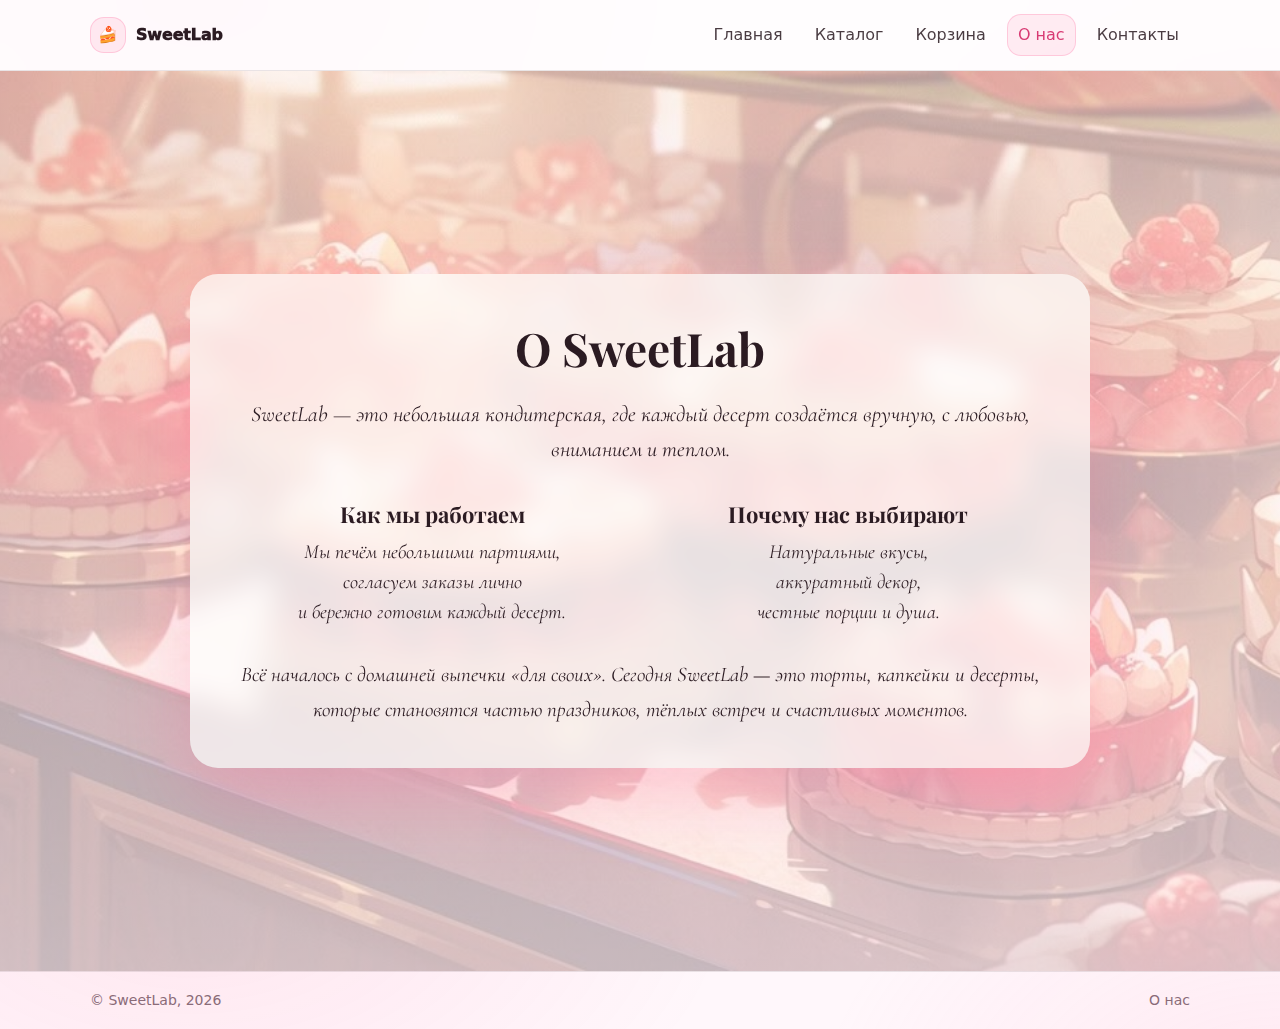
<file: projectWeb/pages/about.html>
<!DOCTYPE html>
<html lang="ru">
<head>
  <meta charset="UTF-8" />
  <meta name="viewport" content="width=device-width, initial-scale=1.0" />
  <title>О нас — SweetLab</title>

  <link rel="stylesheet" href="../css/reset.css" />
  <link rel="stylesheet" href="../css/base.css" />
  <link rel="stylesheet" href="../css/layout.css" />
  <link rel="stylesheet" href="../css/components.css" />
  <link href="https://fonts.googleapis.com/css2?family=Playfair+Display:ital@0;1&family=Cormorant:ital,wght@0,400;0,600;1,500&display=swap" rel="stylesheet">

</head>
<body>
  <header class="header">
    <div class="container header__inner">
      <a class="logo" href="../index.html"><span class="logo__mark">🍰</span> SweetLab</a>

      <nav class="nav" aria-label="Основная навигация">
        <a class="nav__link" href="../index.html">Главная</a>
        <a class="nav__link" href="catalog.html">Каталог</a>
        <a class="nav__link" href="cart.html">Корзина</a>
        <a class="nav__link is-active" href="about.html">О нас</a>
        <a class="nav__link" href="contacts.html">Контакты</a>
      </nav>
    </div>
  </header>

  <main class="about-bg">

    <section class="about-glass">
      <h1 class="about-title">О SweetLab</h1>
  
      <p class="about-text">
        SweetLab — это небольшая кондитерская,
        где каждый десерт создаётся вручную,
        с любовью, вниманием и теплом.
      </p>
  
      <div class="about-columns">
        <div>
          <h3>Как мы работаем</h3>
          <p>
            Мы печём небольшими партиями,<br>
            согласуем заказы лично<br>
            и бережно готовим каждый десерт.
          </p>
        </div>
  
        <div>
          <h3>Почему нас выбирают</h3>
          <p>
            Натуральные вкусы,<br>
            аккуратный декор,<br>
            честные порции и душа.
          </p>
        </div>
      </div>
  
      <p class="about-story">
        Всё началось с домашней выпечки «для своих».
        Сегодня SweetLab — это торты, капкейки и десерты,
        которые становятся частью праздников,
        тёплых встреч и счастливых моментов.
      </p>
    </section>
  
  </main>
  

  <footer class="footer">
    <div class="container footer__inner">
      <p class="muted">© SweetLab, 2026</p>
      <p class="muted">О нас</p>
    </div>
  </footer>
</body>
</html>
</file>
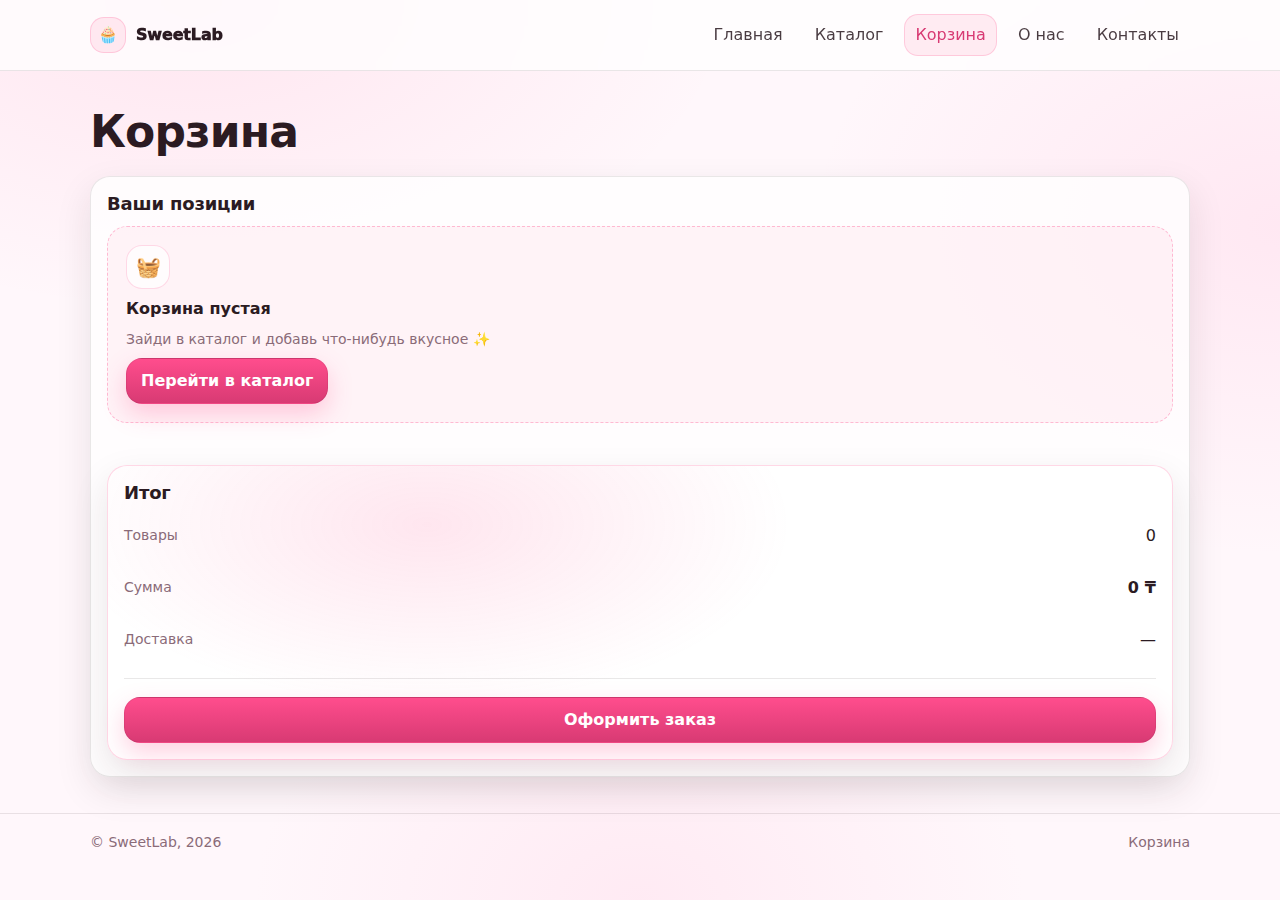
<file: projectWeb/pages/cart.html>
<!DOCTYPE html>
<html lang="ru">
<head>
  <meta charset="UTF-8" />
  <meta name="viewport" content="width=device-width, initial-scale=1.0" />
  <title>Корзина — SweetLab</title>

  <link rel="stylesheet" href="../css/reset.css" />
  <link rel="stylesheet" href="../css/base.css" />
  <link rel="stylesheet" href="../css/layout.css" />
  <link rel="stylesheet" href="../css/components.css" />
</head>
<body>
  <header class="header">
    <div class="container header__inner">
      <a class="logo" href="../index.html"><span class="logo__mark">🧁</span> SweetLab</a>

      <nav class="nav" aria-label="Основная навигация">
        <a class="nav__link" href="../index.html">Главная</a>
        <a class="nav__link" href="catalog.html">Каталог</a>
        <a class="nav__link is-active" href="cart.html">Корзина</a>
        <a class="nav__link" href="about.html">О нас</a>
        <a class="nav__link" href="contacts.html">Контакты</a>
      </nav>
    </div>
  </header>

  <main class="section">
    <div class="container">
      <div class="section__head">
        <h1 class="h1">Корзина</h1>
      </div>

      <section class="cart">
        <div class="panel cart__items">
          <h2 class="h2 h2--sm">Ваши позиции</h2>
          
          <div class="emptyState" id="empty-state">
            <div class="emptyState__icon">🧺</div>
            <p class="emptyState__title">Корзина пустая</p>
            <p class="muted">Зайди в каталог и добавь что-нибудь вкусное ✨</p>
            <a class="btn btn--primary" href="catalog.html">Перейти в каталог</a>
          </div>

          <div class="cart__items cartList" id="cart-items"></div>

        <aside class="panel panel--accent cart__summary">
          <h2 class="h2 h2--sm">Итог</h2>

          <div class="summaryRow">
            <span class="muted">Товары</span>
            <span id="total-count">0</span>
          </div>          

          <div class="summaryRow">
            <span class="muted">Сумма</span>
            <span class="price" id="total-price">0 ₸</span>
          </div>

          <div class="summaryRow">
            <span class="muted">Доставка</span>
            <span>—</span>
          </div>

          <div class="divider"></div>

          <button class="btn btn--primary" type="button" id="checkout-btn">
            Оформить заказ
          </button>          

        </aside>
      </section>
    </div>
  </main>

  <footer class="footer">
    <div class="container footer__inner">
      <p class="muted">© SweetLab, 2026</p>
      <p class="muted">Корзина</p>
    </div>
  </footer>
  <script src="../js/cart.js"></script>
</body>
</html>
</file>
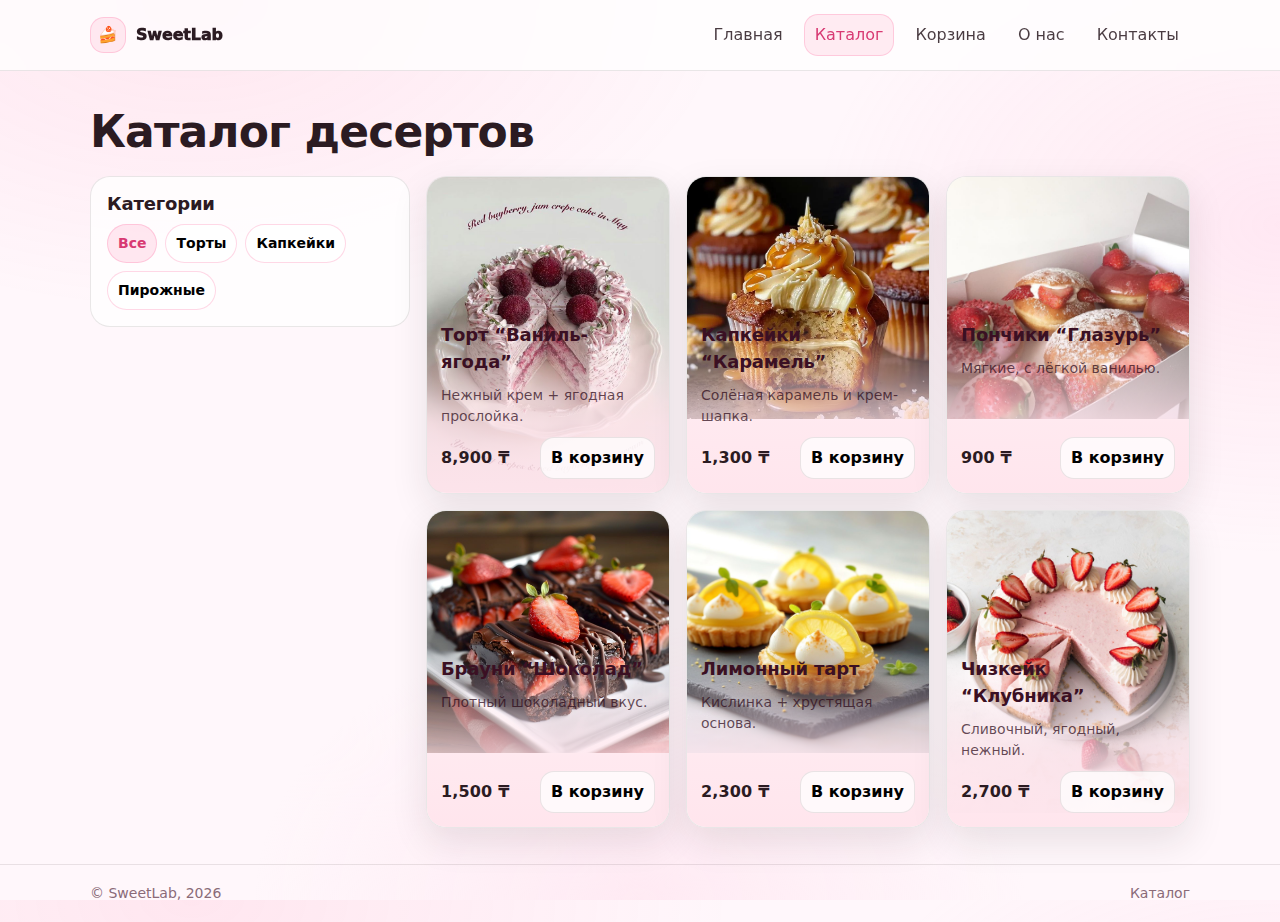
<file: projectWeb/pages/catalog.html>
<!DOCTYPE html>
<html lang="ru">
<head>
  <meta charset="UTF-8" />
  <meta name="viewport" content="width=device-width, initial-scale=1.0" />
  <title>Каталог — SweetLab</title>

  <link rel="stylesheet" href="../css/reset.css" />
  <link rel="stylesheet" href="../css/base.css" />
  <link rel="stylesheet" href="../css/layout.css" />
  <link rel="stylesheet" href="../css/components.css" />
</head>
<body>
  <header class="header">
    <div class="container header__inner">
      <a class="logo" href="../index.html"><span class="logo__mark">🍰</span> SweetLab</a>

      <nav class="nav" aria-label="Основная навигация">
        <a class="nav__link" href="../index.html">Главная</a>
        <a class="nav__link is-active" href="catalog.html">Каталог</a>
        <a class="nav__link" href="cart.html">Корзина</a>
        <a class="nav__link" href="about.html">О нас</a>
        <a class="nav__link" href="contacts.html">Контакты</a>
      </nav>
    </div>
  </header>

  <main class="section">
    <div class="container">
      <div class="section__head">
        <h1 class="h1">Каталог десертов</h1>
      </div>

      <section class="catalog">
        <aside class="filters" aria-label="Фильтры (пока визуально)">
          <h2 class="h2 h2--sm">Категории</h2>
          <div class="filters__group">
            <button class="pill is-active" type="button">Все</button>
            <button class="pill" type="button">Торты</button>
            <button class="pill" type="button">Капкейки</button>
            <button class="pill" type="button">Пирожные</button>
          </div>
        </aside>

        <section class="grid grid--cards" id="catalog-grid">

      </section>
    </div>
  </main>

  <footer class="footer">
    <div class="container footer__inner">
      <p class="muted">© SweetLab, 2026</p>
      <p class="muted">Каталог</p>
    </div>
  </footer>
  <script src ="../js/catalog.js"></script>
</body>
</html>
</file>
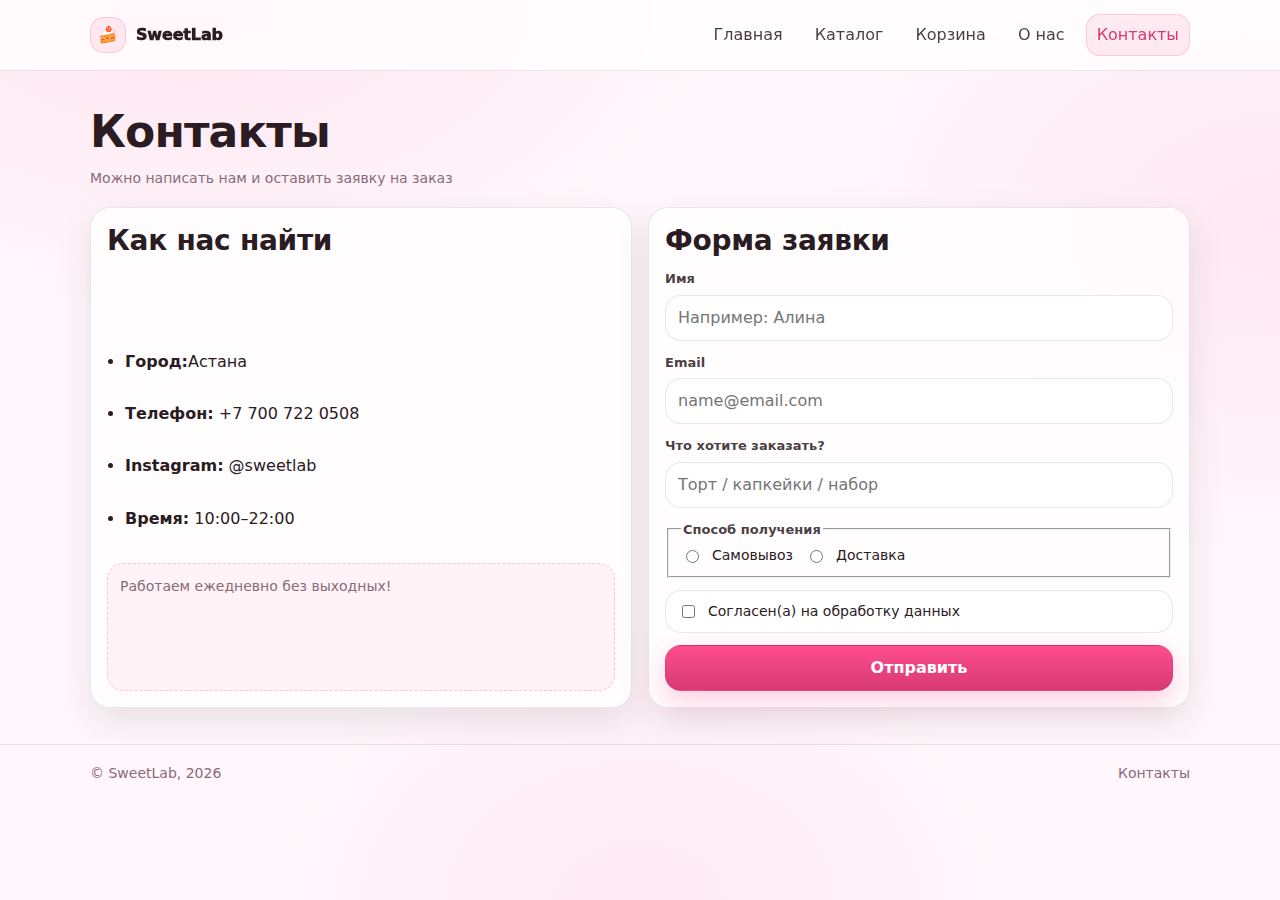
<file: projectWeb/pages/contacts.html>
<!DOCTYPE html>
<html lang="ru">
<head>
  <meta charset="UTF-8" />
  <meta name="viewport" content="width=device-width, initial-scale=1.0" />
  <title>Контакты — SweetLab</title>

  <link rel="stylesheet" href="../css/reset.css" />
  <link rel="stylesheet" href="../css/base.css" />
  <link rel="stylesheet" href="../css/layout.css" />
  <link rel="stylesheet" href="../css/components.css" />
</head>
<body>
  <header class="header">
    <div class="container header__inner">
      <a class="logo" href="../index.html"><span class="logo__mark">🍰</span> SweetLab</a>

      <nav class="nav" aria-label="Основная навигация">
        <a class="nav__link" href="../index.html">Главная</a>
        <a class="nav__link" href="catalog.html">Каталог</a>
        <a class="nav__link" href="cart.html">Корзина</a>
        <a class="nav__link" href="about.html">О нас</a>
        <a class="nav__link is-active" href="contacts.html">Контакты</a>
      </nav>
    </div>
  </header>

  <main class="section">
    <div class="container">
      <div class="section__head">
        <h1 class="h1">Контакты</h1>
        <p class="muted">Можно написать нам и оставить заявку на заказ</p>
      </div>

      <section class="grid grid--two">
        <article class="panel">
          <h2 class="h2">Как нас найти</h2>
          <ul class="list">
            <li><b>Город:</b>Астана</li>
            <li><b>Телефон:</b> +7 700 722 0508</li>
            <li><b>Instagram:</b> @sweetlab</li>
            <li><b>Время:</b> 10:00–22:00</li>
          </ul>
          <div class="note">
            <p class="muted">Работаем ежедневно без выходных!</p>
          </div>
        </article>

        <article class="panel">
          <h2 class="h2">Форма заявки</h2>

          <form class="form" action="#" method="post">
            <label class="field">
              <span class="field__label">Имя</span>
              <input class="input" type="text" name="name" placeholder="Например: Алина" />
            </label>

            <label class="field">
              <span class="field__label">Email</span>
              <input class="input" type="email" name="email" placeholder="name@email.com" />
            </label>

            <label class="field">
              <span class="field__label">Что хотите заказать?</span>
              <input class="input" type="text" name="product" placeholder="Торт / капкейки / набор" />
            </label>

            <fieldset class="field">
              <legend class="field__label">Способ получения</legend>
              <div class="radios">
                <label class="check">
                  <input type="radio" name="delivery" value="pickup" />
                  <span>Самовывоз</span>
                </label>
                <label class="check">
                  <input type="radio" name="delivery" value="delivery" />
                  <span>Доставка</span>
                </label>
              </div>
            </fieldset>

            <label class="check check--wide">
              <input type="checkbox" name="agree" />
              <span>Согласен(а) на обработку данных</span>
            </label>

            <button class="btn btn--primary" type="submit">Отправить</button>
          </form>
        </article>
      </section>
    </div>
  </main>

  <footer class="footer">
    <div class="container footer__inner">
      <p class="muted">© SweetLab, 2026</p>
      <p class="muted">Контакты</p>
    </div>
  </footer>
</body>
</html>
</file>
<file: projectWeb/css/base.css>
/* base.css */
:root{
    --bg: #fff7fb;          /* нежно-розовый фон */
    --surface: #ffffff;     /* карточки */
    --text: #2b1b22;        /* тёплый темный текст */
    --muted: #8a6b78;
  
    --accent: #ff4d8d;      /* яркий акцент (кнопки/ссылки) */
    --accent-2: #d83a73;    /* темнее */
  
    --pink-soft: rgba(255, 77, 141, 0.10);
    --pink-soft-2: rgba(255, 77, 141, 0.06);
  
    --border: rgba(43,27,34,0.10);
    --shadow: 0 14px 36px rgba(43,27,34,0.10);
  
    --radius: 20px;
    --radius-sm: 14px;
  
    --container: 1100px;
  }
  
  body{
    font-family: system-ui, -apple-system, Segoe UI, Roboto, Arial, sans-serif;
    background:
      radial-gradient(900px 520px at 15% 0%, rgba(255, 77, 141, 0.10) 0%, transparent 60%),
      radial-gradient(850px 600px at 100% 25%, rgba(255, 153, 197, 0.16) 0%, transparent 55%),
      radial-gradient(700px 500px at 50% 100%, rgba(255, 232, 242, 0.85) 0%, transparent 55%),
      var(--bg);
    color: var(--text);
    line-height: 1.5;
  }
  
  .container{
    width: min(var(--container), calc(100% - 32px));
    margin-inline: auto;
  }
  
  .h1{ font-size: clamp(28px, 4vw, 44px); line-height: 1.15; letter-spacing: -0.02em; }
  .h2{ font-size: clamp(20px, 2.6vw, 28px); line-height: 1.2; letter-spacing: -0.01em; }
  .h2--sm{ font-size: 18px; }
  
  .text{ font-size: 16px; color: rgba(43,27,34,0.92); }
  .muted{ color: var(--muted); font-size: 14px; }
  
  .link{
    color: var(--accent);
    font-weight: 700;
  }
  
  .price{
    font-weight: 900;
    letter-spacing: 0.01em;
  }
</file>
<file: projectWeb/css/layout.css>
.header{
    position: sticky;
    top: 0;
    z-index: 50;
    background: rgba(255,255,255,0.75);
    backdrop-filter: blur(12px);
    border-bottom: 1px solid var(--border);
  }
  
  .header__inner{
    display: flex;
    align-items: center;
    justify-content: space-between;
    gap: 16px;
    padding: 14px 0;
  }
  
  .nav{
    display: flex;
    gap: 10px;
    flex-wrap: wrap;
    justify-content: flex-end;
  }
  
  .section{
    padding: 36px 0;
  }
  
  .section--soft{
    background: rgba(255,255,255,0.70);
    border-top: 1px solid var(--border);
    border-bottom: 1px solid var(--border);
  }
  
  .section--tight{
    padding-top: 18px;
  }
  
  .section__head{
    display: grid;
    gap: 10px;
    margin-bottom: 18px;
  }
  
  .grid{
    display: grid;
    gap: 16px;
  }
  
  .grid--cards{
    grid-template-columns: repeat(1, minmax(0, 1fr));
  }
  
  .grid--two{
    grid-template-columns: 1fr;
  }
  
  .footer{
    border-top: 1px solid var(--border);
    padding: 18px 0;
  }
  
  .footer__inner{
    display: flex;
    align-items: center;
    justify-content: space-between;
    gap: 12px;
    flex-wrap: wrap;
  }
  
  .catalog{
    display: grid;
    gap: 16px;
  }
  
  .filters{
    background: rgba(255,255,255,0.78);
    border: 1px solid var(--border);
    border-radius: var(--radius);
    padding: 16px;
  }
  .cart {
    width: 100%;
  }

  .cart > .panel {
    width: 100%;
  }

  .container {
    max-width: 1400px;
  }

  @media (min-width: 720px){
    .grid--cards{ grid-template-columns: repeat(2, minmax(0, 1fr)); }
    .grid--two{ grid-template-columns: 1fr 1fr; }
    .catalog{ grid-template-columns: 320px 1fr; align-items: start; }
  }
  
  @media (min-width: 1024px){
    .grid--cards{ grid-template-columns: repeat(3, minmax(0, 1fr)); }
  }
</file>
<file: projectWeb/css/components.css>
.logo{
    display: inline-flex;
    align-items: center;
    gap: 10px;
    font-weight: 950;
    letter-spacing: -0.01em;
  }
  
  .logo__mark{
    width: 36px;
    height: 36px;
    display: grid;
    place-items: center;
    border-radius: 14px;
    background: var(--pink-soft);
    border: 1px solid rgba(255, 77, 141, 0.22);
  }
  
  .nav__link{
    padding: 8px 10px;
    border-radius: 14px;
    border: 1px solid transparent;
    color: rgba(43,27,34,0.86);
  }
  
  .nav__link:hover{
    border-color: rgba(255, 77, 141, 0.22);
    background: var(--pink-soft-2);
  }
  
  .nav__link.is-active{
    color: var(--accent-2);
    background: var(--pink-soft);
    border-color: rgba(255, 77, 141, 0.22);
  }
  

  .hero{ padding: 40px 0 26px; }
  
  .hero__grid{
    display: grid;
    gap: 18px;
  }
  
  .hero__content{
    display: grid;
    gap: 14px;
  }
  
  .hero__actions{
    display: flex;
    gap: 10px;
    flex-wrap: wrap;
  }
  
  .hero__card{
    border-radius: var(--radius);
    border: 1px solid var(--border);
    background:
      radial-gradient(420px 220px at 30% 30%, rgba(255, 77, 141, 0.14), transparent 70%),
      rgba(255,255,255,0.78);
    box-shadow: var(--shadow);
  }
  
  .hero__cardInner{
    padding: 18px;
    display: grid;
    gap: 10px;
  }
  
  .hero__title{ font-weight: 900; }
  .hero__note{ color: var(--muted); font-size: 14px; }
  
  .badges{
    display: flex;
    gap: 8px;
    flex-wrap: wrap;
  }
  
  .badge{
    padding: 6px 10px;
    border-radius: 999px;
    border: 1px solid rgba(255, 77, 141, 0.22);
    background: rgba(255,255,255,0.72);
    font-size: 13px;
  }
  

  .card{
    overflow: hidden;
    border-radius: var(--radius);
    border: 1px solid var(--border);
    background: rgba(255,255,255,0.85);
    box-shadow: var(--shadow);
    position: relative;
    overflow: hidden;
  }
  
  .card__media{
    height: 130px;
    display: grid;
    place-items: center;
    background:
      radial-gradient(340px 180px at 35% 35%, rgba(255, 77, 141, 0.16), transparent 70%),
      rgba(255, 77, 141, 0.06);
    border-bottom: 1px solid var(--border);
  }
  
  .card__emoji{ font-size: 42px; }
  
  .card__body{
    padding: 14px;
    display: grid;
    gap: 10px;
  }
  
  .card__title{
    font-size: 18px;
    font-weight: 900;
    letter-spacing: -0.01em;
    color: rgb(59, 16, 35);
    z-index: 3;
  }
  
  .card__text{
    color: rgba(43, 9, 24, 0.72);
    font-size: 14px;
    z-index: 3;
  }
  
  .card__meta{
    display: flex;
    align-items: center;
    justify-content: space-between;
    gap: 10px;
    z-index: 3;
  }

  .card::after {
    content: "";
    position: absolute;
    left: 0;
    bottom: 0;
    width: 100%;
    height: 55%;

    background: linear-gradient(
        to top,
        rgba(255, 228, 236, 0.95) 0%,
        rgba(255, 228, 236, 0.8) 40%,
        rgba(255, 228, 236, 0.4) 70%,
        rgba(255, 228, 236, 0) 100%
    );

    pointer-events: none;
}
  .card__content {
    position: relative;
    z-index: 2;
  }
  

  .btn{
    display: inline-flex;
    align-items: center;
    justify-content: center;
    gap: 8px;
    padding: 10px 14px;
    border-radius: 16px;
    border: 1px solid var(--border);
    background: rgba(255,255,255,0.75);
    cursor: pointer;
    font-weight: 850;
    transition: transform 0.12s ease, box-shadow 0.12s ease, background 0.12s ease;
  }
  
  .btn--primary{
    background: linear-gradient(180deg, rgba(255, 77, 141, 1), rgba(216, 58, 115, 1));
    border-color: rgba(0,0,0,0.06);
    color: #fff;
    box-shadow: 0 10px 24px rgba(255, 77, 141, 0.26);
  }
  
  .btn--ghost{
    border-color: rgba(255, 77, 141, 0.28);
    background: rgba(255, 77, 141, 0.10);
    color: var(--accent-2);
  }
  
  .btn--small{
    padding: 8px 10px;
    border-radius: 14px;
  }
  
  .btn:hover{
    transform: translateY(-1px);
    box-shadow: 0 10px 22px rgba(43,27,34,0.10);
  }
  
  .btn:active{ transform: translateY(0px); }
  

  .panel{
    border-radius: var(--radius);
    border: 1px solid var(--border);
    background: rgba(255,255,255,0.78);
    box-shadow: var(--shadow);
    padding: 16px;
    display: grid;
    gap: 12px;
  }
  
  .panel--accent{
    background:
      radial-gradient(520px 260px at 30% 20%, rgba(255, 77, 141, 0.14), transparent 70%),
      rgba(255,255,255,0.78);
    border-color: rgba(255, 77, 141, 0.22);
  }
  
  .list{
    display: grid;
    gap: 8px;
    padding-left: 18px;
    list-style: disc;
  }
  
  .chips{ display: flex; gap: 8px; flex-wrap: wrap; }
  
  .chip{
    padding: 6px 10px;
    border-radius: 999px;
    border: 1px solid rgba(255, 77, 141, 0.18);
    background: rgba(255,255,255,0.75);
    font-size: 13px;
  }
  
  .note{
    border-radius: 16px;
    border: 1px dashed rgba(255, 77, 141, 0.30);
    background: rgba(255, 77, 141, 0.06);
    padding: 12px;
  }
  

  .filters__group{
    display: flex;
    gap: 8px;
    flex-wrap: wrap;
    margin-top: 10px;
  }
  
  .pill{
    padding: 8px 10px;
    border-radius: 999px;
    border: 1px solid rgba(255, 77, 141, 0.22);
    background: rgba(255,255,255,0.78);
    cursor: pointer;
    font-weight: 850;
    font-size: 14px;
  }
  
  .pill.is-active{
    background: rgba(255, 77, 141, 0.12);
    color: var(--accent-2);
  }
  

  .form{ display: grid; gap: 12px; }
  
  .field{ display: grid; gap: 6px; }
  
  .field__label{
    font-weight: 900;
    font-size: 13px;
    color: rgba(43,27,34,0.86);
  }
  
  .input{
    border-radius: 16px;
    border: 1px solid var(--border);
    background: rgba(255,255,255,0.92);
    padding: 10px 12px;
    outline: none;
  }
  
  .input:focus{
    border-color: rgba(255, 77, 141, 0.45);
    box-shadow: 0 0 0 4px rgba(255, 77, 141, 0.14);
  }
  
  .check{
    display: inline-flex;
    align-items: center;
    gap: 10px;
    font-size: 14px;
  }
  
  .check--wide{
    padding: 10px 12px;
    border-radius: 16px;
    border: 1px solid var(--border);
    background: rgba(255,255,255,0.78);
  }
  
  .radios{ display: flex; gap: 12px; flex-wrap: wrap; }
  
 
  .cta{
    display: flex;
    align-items: center;
    justify-content: space-between;
    gap: 12px;
    flex-wrap: wrap;
    padding: 16px;
  }
  

  @media (min-width: 900px){
    .hero__grid{
      grid-template-columns: 1.2fr 0.8fr;
      align-items: center;
    }
  }

.cart{
    display: grid;
    gap: 16px;
  }
  
  .cart__items{ display: grid; gap: 12px; }
  .cart__summary{ display: grid; gap: 12px; }
  
  .summaryRow{
    display: flex;
    align-items: center;
    justify-content: space-between;
    gap: 10px;
    padding: 8px 0;
  }
  
  .divider{
    height: 1px;
    background: var(--border);
    margin: 6px 0;
  }
  
  .emptyState{
    border-radius: var(--radius);
    border: 1px dashed rgba(255, 77, 141, 0.35);
    background: rgba(255, 77, 141, 0.06);
    padding: 18px;
    display: grid;
    gap: 8px;
    justify-items: start;
  }
  
  .emptyState__icon{
    width: 44px;
    height: 44px;
    border-radius: 16px;
    display: grid;
    place-items: center;
    background: rgba(255,255,255,0.7);
    border: 1px solid rgba(255, 77, 141, 0.20);
    font-size: 20px;
  }
  
  .emptyState__title{
    font-weight: 900;
    font-size: 16px;
  }
  

  .cartList{ display: grid; gap: 10px; margin-top: 6px; }
  .cartItem{
    display: flex;
    align-items: center;
    justify-content: space-between;
    gap: 12px;
    padding: 12px;
    border-radius: var(--radius-sm);
    border: 1px solid var(--border);
    background: rgba(255,255,255,0.78);
  }
  
  .cartItem__left{
    display: flex;
    align-items: center;
    gap: 10px;
    min-width: 0;
  }
  
  .cartItem__thumb{
    width: 42px;
    height: 42px;
    border-radius: 16px;
    display: grid;
    place-items: center;
    background: rgba(255, 77, 141, 0.10);
    border: 1px solid rgba(255, 77, 141, 0.18);
    font-size: 20px;
  }
  
  .cartItem__info{ min-width: 0; }
  .cartItem__name{
    font-weight: 900;
    white-space: nowrap;
    overflow: hidden;
    text-overflow: ellipsis;
  }
  
  .cartItem__right{
    display: flex;
    align-items: center;
    gap: 10px;
  }
  
  .qty{
    display: inline-flex;
    align-items: center;
    gap: 8px;
    padding: 6px 8px;
    border-radius: 999px;
    border: 1px solid var(--border);
    background: rgba(255,255,255,0.75);
  }
  
  .qty__btn{
    width: 28px;
    height: 28px;
    border-radius: 999px;
    border: 1px solid rgba(255, 77, 141, 0.22);
    background: rgba(255, 77, 141, 0.08);
    cursor: pointer;
    font-weight: 900;
  }
  
  .qty__value{ min-width: 18px; text-align: center; font-weight: 900; }
  
  .iconBtn{
    width: 34px;
    height: 34px;
    border-radius: 14px;
    border: 1px solid var(--border);
    background: rgba(255,255,255,0.75);
    cursor: pointer;
  }
  
  .iconBtn:hover{
    border-color: rgba(255, 77, 141, 0.25);
    background: rgba(255, 77, 141, 0.07);
  }
  
  @media (min-width: 900px){
    .cart{ grid-template-columns: 1.2fr 0.8fr; align-items: start; }
  }
  
  .card {
    display: flex;
    flex-direction: column;
    height: 100%;
  }
  
  .card__body {
    display: flex;
    flex-direction: column;
    flex-grow: 1;
  }
  
  .card__meta {
    margin-top: auto;
  }

  .cartList {
    width: 100%;
  }
  
  .cartItem {
    width: 100%;
  }
  
  .cartItem__left {
    flex: 1;
  }

  .cartItem__thumb img {
    width: 100%;
    height: 100%;
    object-fit: cover;
    border-radius: 12px;
  }

  .cartItem {
    width: 100%;
  }
  
  .cartItem__left {
    flex: 1;
    min-width: 0;
  }
  
  .cartItem__info {
    min-width: 0;
  }

  .cartItem,
  .cartItem * {
    pointer-events: auto;
    position: relative;
    z-index: 5;
  }


  .about-bg {
    min-height: 100vh;
    background: 
      linear-gradient(
        rgba(255, 240, 245, 0.55),
        rgba(255, 240, 245, 0.75)
      ),
      url("../images/bg2.jpg") center / cover no-repeat;
    display: flex;
    align-items: center;
    justify-content: center;
    padding: 40px 20px;
  }

  .about-glass {
    max-width: 900px;
    padding: 40px 48px;
    border-radius: 28px;

    background: rgba(255, 255, 255, 0.65);
    backdrop-filter: blur(14px);
    -webkit-backdrop-filter: blur(14px);

    box-shadow: 0 30px 80px rgba(255, 77, 141, 0.25);
    text-align: center;
  }

  .about-title {
    font-family: "Playfair Display", serif;
    font-size: 46px;
    margin-bottom: 14px;
  }

  .about-text {
    font-family: "Cormorant", serif;
    font-style: italic;
    font-size: 22px;
    line-height: 1.6;
    margin-bottom: 28px;
  }

  .about-columns {
    display: grid;
    grid-template-columns: repeat(2, 1fr);
    gap: 28px;
    margin: 30px 0;
  }

  .about-columns h3 {
    font-family: "Playfair Display", serif;
    font-size: 22px;
    margin-bottom: 6px;
  }

  .about-columns p {
    font-family: "Cormorant", serif;
    font-size: 20px;
    font-style: italic;
    line-height: 1.5;
  }

  .about-story {
    font-family: "Cormorant", serif;
    font-size: 21px;
    font-style: italic;
    line-height: 1.7;
    margin-top: 26px;
  }

  @media (max-width: 700px) {
    .about-columns {
      grid-template-columns: 1fr;
    }

    .about-glass {
      padding: 28px 22px;
    }

    .about-title {
      font-size: 36px;
    }
  }

  .cart {
    display: grid;
    grid-template-columns: 1fr;
    max-width: 1100px;
    margin: 0 auto;
  }

  .cart__summary {
    margin-top: 12px;
  }
</file>
